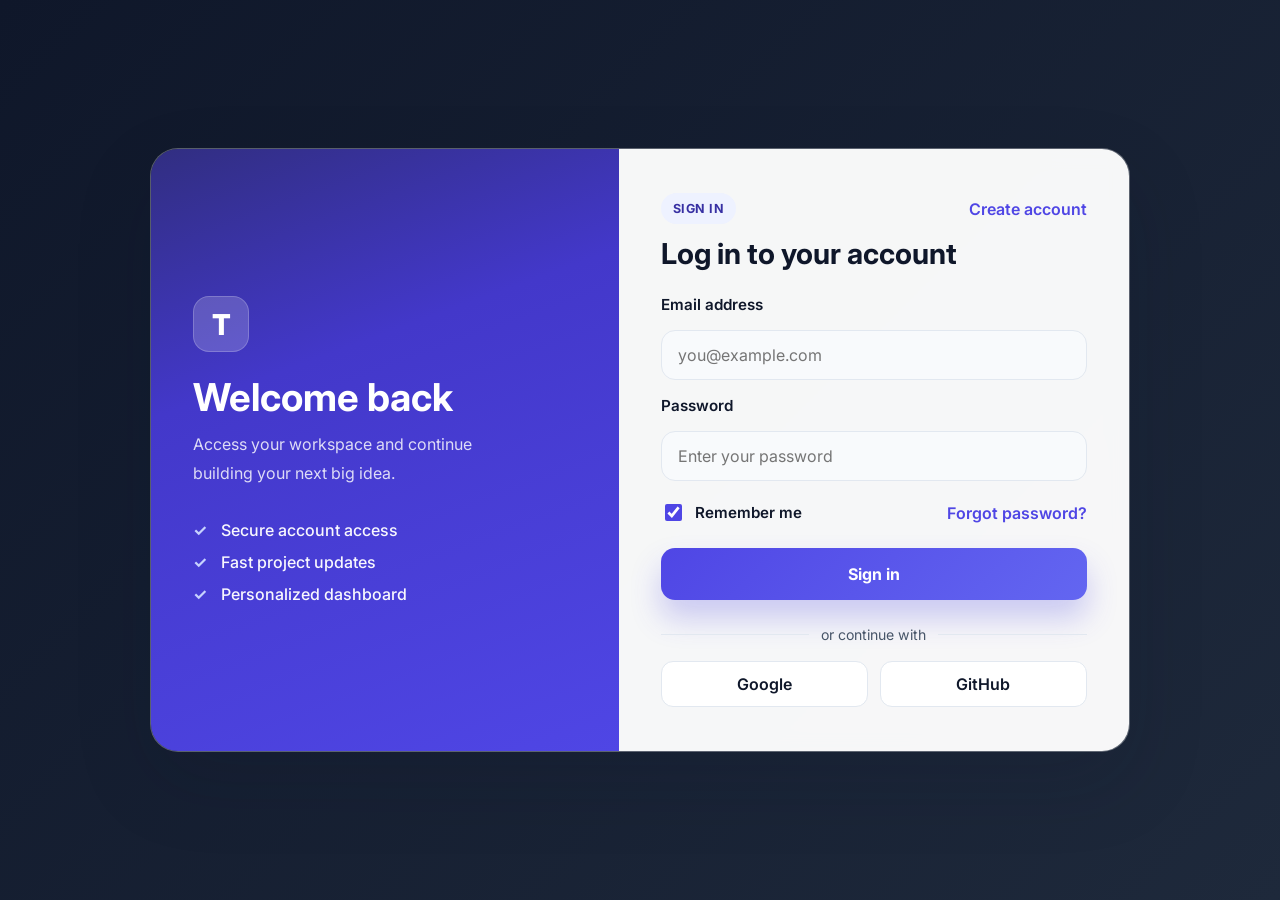
<file: index.html>
<!DOCTYPE html>
<html lang="en">
  <head>
    <meta charset="UTF-8" />
    <meta name="viewport" content="width=device-width, initial-scale=1.0" />
    <title>Sign In</title>
    <link rel="preconnect" href="https://fonts.googleapis.com" />
    <link rel="preconnect" href="https://fonts.gstatic.com" crossorigin />
    <link
      href="https://fonts.googleapis.com/css2?family=Inter:wght@400;500;600;700;800&display=swap"
      rel="stylesheet"
    />
    <link rel="stylesheet" href="styles.css" />
  </head>
  <body>
    <main class="page-shell">
      <section class="login-card">
        <div class="brand-panel">
          <div class="brand-badge">T</div>
          <h1>Welcome back</h1>
          <p>
            Access your workspace and continue building your next big idea.
          </p>
          <ul class="feature-list">
            <li>Secure account access</li>
            <li>Fast project updates</li>
            <li>Personalized dashboard</li>
          </ul>
        </div>

        <div class="form-panel">
          <div class="header-row">
            <span class="eyebrow">Sign in</span>
            <a href="#">Create account</a>
          </div>

          <h2>Log in to your account</h2>

          <form class="login-form">
            <label for="email">Email address</label>
            <input id="email" type="email" placeholder="you@example.com" />

            <label for="password">Password</label>
            <input id="password" type="password" placeholder="Enter your password" />

            <div class="options-row">
              <label class="checkbox-wrap">
                <input type="checkbox" checked />
                <span>Remember me</span>
              </label>
              <a href="#">Forgot password?</a>
            </div>

            <button type="submit">Sign in</button>
          </form>

          <div class="divider"><span>or continue with</span></div>

          <div class="social-row">
            <button type="button" class="social-btn">Google</button>
            <button type="button" class="social-btn">GitHub</button>
          </div>
        </div>
      </section>
    </main>
  </body>
</html>
</file>
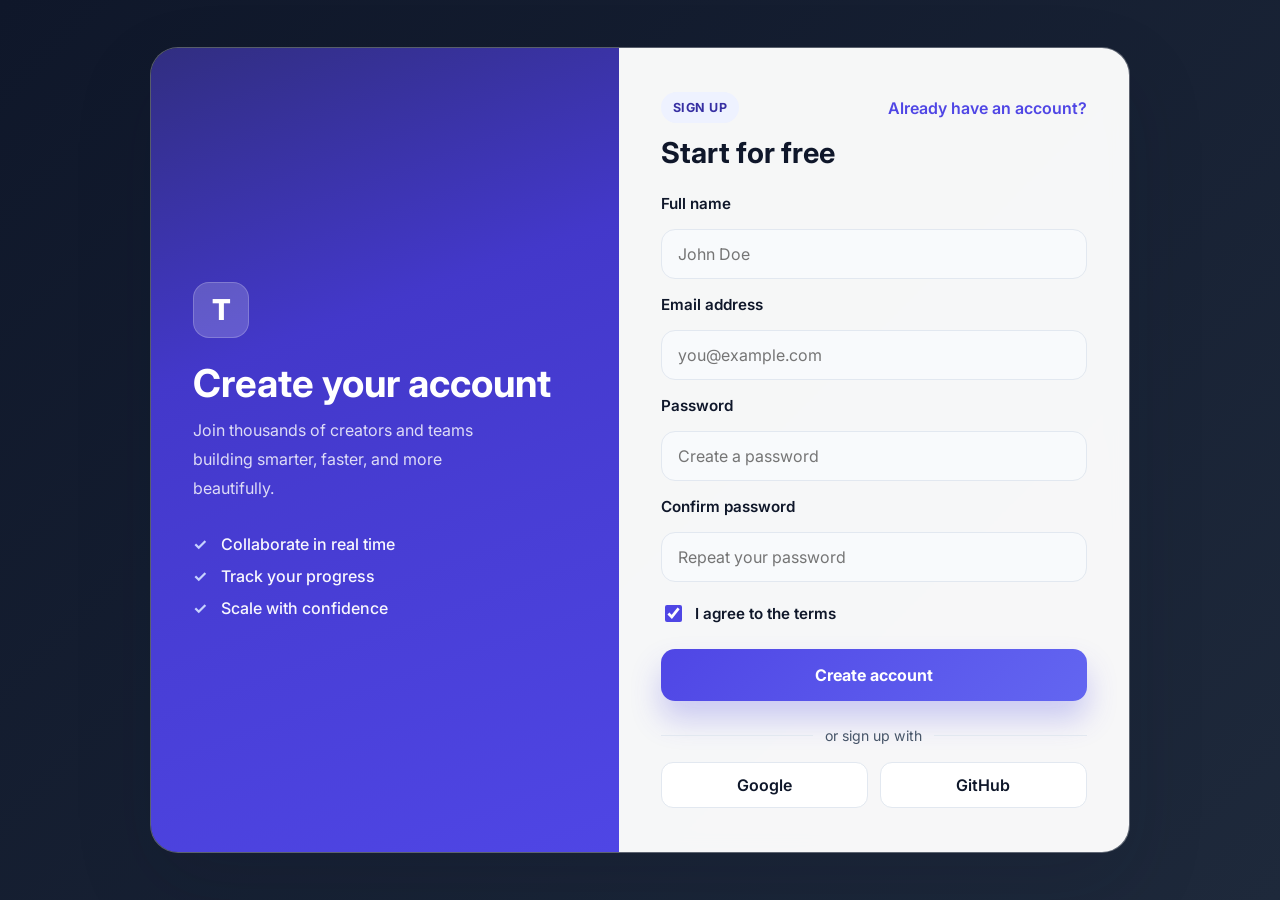
<file: signup.html>
<!DOCTYPE html>
<html lang="en">
  <head>
    <meta charset="UTF-8" />
    <meta name="viewport" content="width=device-width, initial-scale=1.0" />
    <title>Sign Up</title>
    <link rel="preconnect" href="https://fonts.googleapis.com" />
    <link rel="preconnect" href="https://fonts.gstatic.com" crossorigin />
    <link
      href="https://fonts.googleapis.com/css2?family=Inter:wght@400;500;600;700;800&display=swap"
      rel="stylesheet"
    />
    <link rel="stylesheet" href="styles.css" />
  </head>
  <body>
    <main class="page-shell">
      <section class="login-card">
        <div class="brand-panel">
          <div class="brand-badge">T</div>
          <h1>Create your account</h1>
          <p>
            Join thousands of creators and teams building smarter, faster, and more beautifully.
          </p>
          <ul class="feature-list">
            <li>Collaborate in real time</li>
            <li>Track your progress</li>
            <li>Scale with confidence</li>
          </ul>
        </div>

        <div class="form-panel">
          <div class="header-row">
            <span class="eyebrow">Sign up</span>
            <a href="index.html">Already have an account?</a>
          </div>

          <h2>Start for free</h2>

          <form class="login-form">
            <label for="name">Full name</label>
            <input id="name" type="text" placeholder="John Doe" />

            <label for="email">Email address</label>
            <input id="email" type="email" placeholder="you@example.com" />

            <label for="password">Password</label>
            <input id="password" type="password" placeholder="Create a password" />

            <label for="confirm-password">Confirm password</label>
            <input id="confirm-password" type="password" placeholder="Repeat your password" />

            <div class="options-row">
              <label class="checkbox-wrap">
                <input type="checkbox" checked />
                <span>I agree to the terms</span>
              </label>
            </div>

            <button type="submit">Create account</button>
          </form>

          <div class="divider"><span>or sign up with</span></div>

          <div class="social-row">
            <button type="button" class="social-btn">Google</button>
            <button type="button" class="social-btn">GitHub</button>
          </div>
        </div>
      </section>
    </main>
  </body>
</html>
</file>
<file: styles.css>
:root {
  --bg-dark: #0f172a;
  --bg-mid: #1e293b;
  --panel-light: #f8fafc;
  --panel-strong: #ffffff;
  --primary: #4f46e5;
  --primary-dark: #3730a3;
  --text-main: #0f172a;
  --text-soft: #475569;
  --line: #e2e8f0;
  --shadow: rgba(15, 23, 42, 0.14);
}

* {
  box-sizing: border-box;
}

body {
  margin: 0;
  min-height: 100vh;
  font-family: "Inter", sans-serif;
  background: linear-gradient(135deg, var(--bg-dark), var(--bg-mid));
  color: var(--text-main);
}

img {
  max-width: 100%;
  display: block;
}

button,
input {
  font: inherit;
}

.page-shell {
  min-height: 100vh;
  display: grid;
  place-items: center;
  padding: 24px;
}

.login-card {
  width: min(980px, 100%);
  display: grid;
  grid-template-columns: 1.1fr 1.2fr;
  background: rgba(255, 255, 255, 0.12);
  backdrop-filter: blur(10px);
  border: 1px solid rgba(255, 255, 255, 0.2);
  border-radius: 28px;
  overflow: hidden;
  box-shadow: 0 30px 80px var(--shadow);
}

.brand-panel {
  background: linear-gradient(160deg, #312e81 0%, #4338ca 35%, #4f46e5 100%);
  padding: 52px 42px;
  color: white;
  display: flex;
  flex-direction: column;
  justify-content: center;
}

.brand-badge {
  width: 56px;
  height: 56px;
  border-radius: 16px;
  display: grid;
  place-items: center;
  background: rgba(255, 255, 255, 0.18);
  border: 1px solid rgba(255, 255, 255, 0.2);
  font-size: 1.8rem;
  font-weight: 800;
  margin-bottom: 24px;
}

.brand-panel h1 {
  margin: 0 0 12px;
  font-size: clamp(2rem, 3vw, 3rem);
  line-height: 1.1;
}

.brand-panel p {
  margin: 0;
  font-size: 1rem;
  line-height: 1.8;
  color: rgba(255, 255, 255, 0.82);
  max-width: 32ch;
}

.feature-list {
  list-style: none;
  padding: 0;
  margin: 32px 0 0;
  display: grid;
  gap: 12px;
  color: rgba(255, 255, 255, 0.96);
  font-weight: 500;
}

.feature-list li {
  position: relative;
  padding-left: 28px;
}

.feature-list li::before {
  content: "✓";
  position: absolute;
  left: 0;
  top: 0;
  color: #c7d2fe;
  font-weight: 700;
}

.form-panel {
  background: rgba(255, 255, 255, 0.96);
  padding: 44px 42px;
}

.header-row {
  display: flex;
  align-items: center;
  justify-content: space-between;
  gap: 12px;
  margin-bottom: 12px;
}

.eyebrow {
  display: inline-block;
  background: #eef2ff;
  color: var(--primary-dark);
  border-radius: 999px;
  font-size: 0.78rem;
  padding: 8px 12px;
  font-weight: 700;
  letter-spacing: 0.04em;
  text-transform: uppercase;
}

.header-row a,
.options-row a {
  text-decoration: none;
  color: var(--primary);
  font-weight: 600;
}

.form-panel h2 {
  margin: 0 0 24px;
  font-size: clamp(1.8rem, 2.2vw, 2.3rem);
  color: var(--text-main);
}

.login-form {
  display: grid;
  gap: 16px;
}

.login-form label {
  font-weight: 600;
  color: var(--text-main);
  font-size: 0.95rem;
}

.login-form input {
  width: 100%;
  border: 1px solid var(--line);
  background: #f8fafc;
  border-radius: 14px;
  padding: 14px 16px;
  color: var(--text-main);
  transition: border-color 0.2s ease, box-shadow 0.2s ease;
}

.login-form input:focus {
  outline: none;
  border-color: rgba(79, 70, 229, 0.7);
  box-shadow: 0 0 0 4px rgba(79, 70, 229, 0.12);
}

.options-row {
  display: flex;
  align-items: center;
  justify-content: space-between;
  gap: 16px;
  margin-top: 4px;
}

.checkbox-wrap {
  display: inline-flex;
  align-items: center;
  gap: 10px;
  color: var(--text-soft);
  font-weight: 500;
}

.checkbox-wrap input {
  width: 17px;
  height: 17px;
  accent-color: var(--primary);
}

button[type="submit"] {
  margin-top: 8px;
  border: none;
  border-radius: 14px;
  background: linear-gradient(135deg, var(--primary), #6366f1);
  color: white;
  font-weight: 700;
  padding: 16px 18px;
  cursor: pointer;
  transition: transform 0.2s ease, box-shadow 0.2s ease;
  box-shadow: 0 18px 30px rgba(79, 70, 229, 0.26);
}

button[type="submit"]:hover,
.social-btn:hover {
  transform: translateY(-1px);
}

.divider {
  display: flex;
  align-items: center;
  text-align: center;
  margin: 26px 0 18px;
  color: var(--text-soft);
  font-size: 0.88rem;
}

.divider::before,
.divider::after {
  content: "";
  flex: 1;
  border-bottom: 1px solid var(--line);
}

.divider span {
  padding: 0 12px;
}

.social-row {
  display: grid;
  grid-template-columns: repeat(2, minmax(0, 1fr));
  gap: 12px;
}

.social-btn {
  border: 1px solid var(--line);
  background: white;
  border-radius: 12px;
  padding: 12px 14px;
  font-weight: 600;
  color: var(--text-main);
  cursor: pointer;
  transition: transform 0.2s ease, border-color 0.2s ease;
}

.social-btn:hover {
  border-color: #c7d2fe;
}

@media (max-width: 760px) {
  .login-card {
    grid-template-columns: 1fr;
  }

  .brand-panel,
  .form-panel {
    padding: 32px 24px;
  }

  .options-row {
    flex-direction: column;
    align-items: flex-start;
  }
}
</file>
